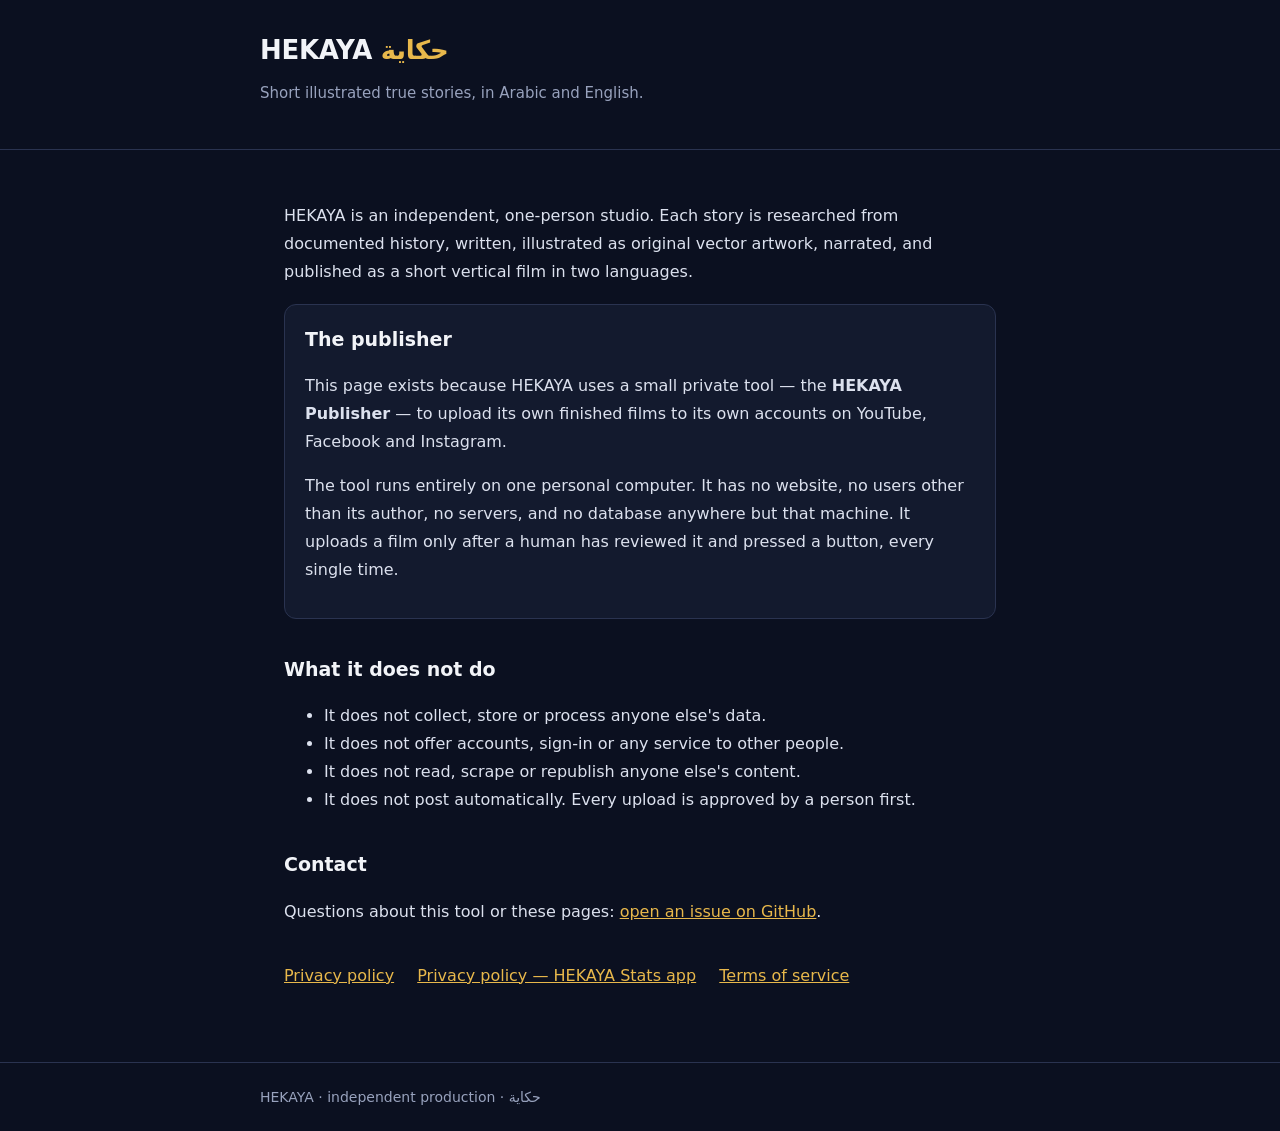
<file: index.html>
<!doctype html>
<html lang="en">
<head>
<meta charset="utf-8">
<meta name="viewport" content="width=device-width, initial-scale=1">
<title>HEKAYA — illustrated true stories</title>
<meta name="description" content="HEKAYA is an independent studio producing short illustrated true stories in Arabic and English.">
<link rel="stylesheet" href="style.css">
</head>
<body>
<header><div class="wrap">
  <h1>HEKAYA <span>حكاية</span></h1>
  <p class="tag">Short illustrated true stories, in Arabic and English.</p>
</div></header>

<main class="wrap">
  <p>HEKAYA is an independent, one-person studio. Each story is researched from documented history,
  written, illustrated as original vector artwork, narrated, and published as a short vertical film
  in two languages.</p>

  <div class="card">
    <h2 style="margin-top:0">The publisher</h2>
    <p>This page exists because HEKAYA uses a small private tool — the <strong>HEKAYA
    Publisher</strong> — to upload its own finished films to its own accounts on YouTube, Facebook
    and Instagram.</p>
    <p>The tool runs entirely on one personal computer. It has no website, no users other than its
    author, no servers, and no database anywhere but that machine. It uploads a film only after a
    human has reviewed it and pressed a button, every single time.</p>
  </div>

  <h2>What it does not do</h2>
  <ul>
    <li>It does not collect, store or process anyone else's data.</li>
    <li>It does not offer accounts, sign-in or any service to other people.</li>
    <li>It does not read, scrape or republish anyone else's content.</li>
    <li>It does not post automatically. Every upload is approved by a person first.</li>
  </ul>

  <h2>Contact</h2>
  <p>Questions about this tool or these pages:
  <a href="https://github.com/AhmedHashem500/hekaya-site/issues">open an issue on GitHub</a>.</p>

  <nav style="margin-top:36px">
    <a href="privacy.html">Privacy policy</a>
    <a href="stats-privacy.html">Privacy policy — HEKAYA Stats app</a>
    <a href="terms.html">Terms of service</a>
  </nav>
</main>

<footer><div class="wrap">HEKAYA · independent production · <span dir="rtl">حكاية</span></div></footer>
</body>
</html>
</file>
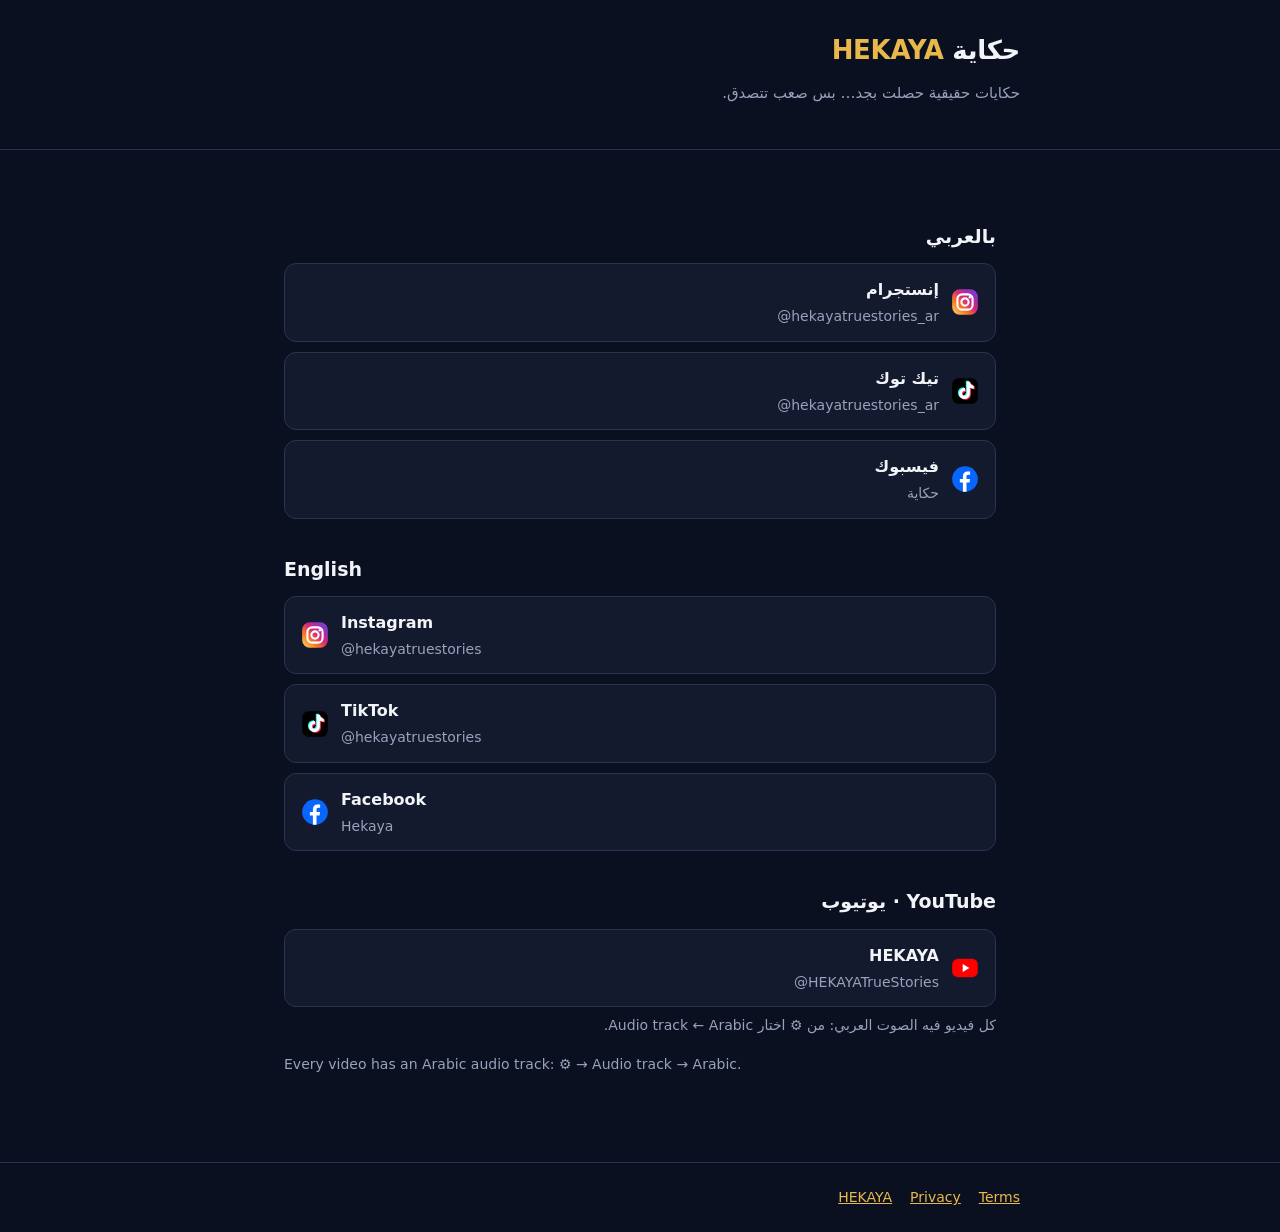
<file: links.html>
<!doctype html>
<html lang="ar" dir="rtl">
<head>
<meta charset="utf-8">
<meta name="viewport" content="width=device-width, initial-scale=1">
<title>HEKAYA · حكاية — all our accounts</title>
<meta name="description" content="Every HEKAYA account in one place: YouTube, Facebook, Instagram and TikTok, in Arabic and English.">
<link rel="stylesheet" href="style.css">
<style>
  .links{list-style:none;margin:0;padding:0;display:grid;gap:10px}
  .links a{display:flex;align-items:center;gap:12px;background:var(--surface);border:1px solid var(--line);
    border-radius:12px;padding:12px 16px;text-decoration:none;color:var(--text)}
  .links a:hover,.links a:focus-visible{border-color:var(--accent);outline:none}
  .links svg{width:28px;height:28px;flex:none}
  .links .name{font-weight:700}
  .links .handle{color:var(--dim);font-size:14px;direction:ltr;unicode-bidi:isolate}
  .links .text{display:grid}
  section{margin-top:28px}
  section[lang=en]{direction:ltr;text-align:left}
  .yt-note{color:var(--dim);font-size:14px;margin-top:6px}
</style>
</head>
<body>
<svg width="0" height="0" style="position:absolute" aria-hidden="true">
  <defs>
    <linearGradient id="igg" x1="0" y1="1" x2="1" y2="0">
      <stop offset="0" stop-color="#FEDA75"/><stop offset=".3" stop-color="#FA7E1E"/><stop offset=".55" stop-color="#D62976"/>
      <stop offset=".8" stop-color="#962FBF"/><stop offset="1" stop-color="#4F5BD5"/>
    </linearGradient>
    <path id="ttn" d="M13.6 4h2.6c.2 1.8 1.5 3.2 3.3 3.4v2.6c-1.2 0-2.4-.4-3.3-1v5.2a4.7 4.7 0 1 1-4.7-4.7h.5v2.6h-.5a2.1 2.1 0 1 0 2.1 2.1z"/>
  </defs>
  <symbol id="yt" viewBox="0 0 24 24"><rect x="1" y="4" width="22" height="16" rx="5" fill="#FF0000"/><path d="M10 8.6v6.8l5.8-3.4z" fill="#fff"/></symbol>
  <symbol id="fb" viewBox="0 0 24 24"><circle cx="12" cy="12" r="11" fill="#0866FF"/><path d="M13.3 23v-8h2.6l.4-3.1h-3V9.9c0-.9.3-1.5 1.5-1.5h1.6V5.6c-.3 0-1.2-.1-2.3-.1-2.3 0-3.9 1.4-3.9 4v2.4H7.6V15h2.6v8z" fill="#fff"/></symbol>
  <symbol id="ig" viewBox="0 0 24 24"><rect x="1" y="1" width="22" height="22" rx="6.5" fill="url(#igg)"/><rect x="5.5" y="5.5" width="13" height="13" rx="4" fill="none" stroke="#fff" stroke-width="1.8"/><circle cx="12" cy="12" r="3.1" fill="none" stroke="#fff" stroke-width="1.8"/><circle cx="16.1" cy="7.9" r="1" fill="#fff"/></symbol>
  <symbol id="tt" viewBox="0 0 24 24"><rect x="1" y="1" width="22" height="22" rx="5.5" fill="#000"/><use href="#ttn" fill="#25F4EE" transform="translate(-.9 -.7)"/><use href="#ttn" fill="#FE2C55" transform="translate(.9 .7)"/><use href="#ttn" fill="#fff"/></symbol>
</svg>

<header><div class="wrap">
  <h1>حكاية <span>HEKAYA</span></h1>
  <p class="tag">حكايات حقيقية حصلت بجد… بس صعب تتصدق.</p>
</div></header>

<main class="wrap">
  <section lang="ar" aria-labelledby="ar-h" style="margin-top:0">
    <h2 id="ar-h">بالعربي</h2>
    <ul class="links">
      <li><a href="https://www.instagram.com/hekayatruestories_ar/" rel="noopener"><svg aria-hidden="true"><use href="#ig"/></svg>
        <span class="text"><span class="name">إنستجرام</span><span class="handle">@hekayatruestories_ar</span></span></a></li>
      <li><a href="https://www.tiktok.com/@hekayatruestories_ar" rel="noopener"><svg aria-hidden="true"><use href="#tt"/></svg>
        <span class="text"><span class="name">تيك توك</span><span class="handle">@hekayatruestories_ar</span></span></a></li>
      <li><a href="https://www.facebook.com/profile.php?id=61594454075769" rel="noopener"><svg aria-hidden="true"><use href="#fb"/></svg>
        <span class="text"><span class="name">فيسبوك</span><span class="handle">حكاية</span></span></a></li>
    </ul>
  </section>

  <section lang="en" aria-labelledby="en-h">
    <h2 id="en-h">English</h2>
    <ul class="links">
      <li><a href="https://www.instagram.com/hekayatruestories/" rel="noopener"><svg aria-hidden="true"><use href="#ig"/></svg>
        <span class="text"><span class="name">Instagram</span><span class="handle">@hekayatruestories</span></span></a></li>
      <li><a href="https://www.tiktok.com/@hekayatruestories" rel="noopener"><svg aria-hidden="true"><use href="#tt"/></svg>
        <span class="text"><span class="name">TikTok</span><span class="handle">@hekayatruestories</span></span></a></li>
      <li><a href="https://www.facebook.com/profile.php?id=61594277645400" rel="noopener"><svg aria-hidden="true"><use href="#fb"/></svg>
        <span class="text"><span class="name">Facebook</span><span class="handle">Hekaya</span></span></a></li>
    </ul>
  </section>

  <section aria-labelledby="yt-h">
    <h2 id="yt-h">YouTube · يوتيوب</h2>
    <ul class="links">
      <li><a href="https://www.youtube.com/@HEKAYATrueStories" rel="noopener"><svg aria-hidden="true"><use href="#yt"/></svg>
        <span class="text"><span class="name">HEKAYA</span><span class="handle">@HEKAYATrueStories</span></span></a></li>
    </ul>
    <p class="yt-note">كل فيديو فيه الصوت العربي: من ⚙ اختار Audio track ← Arabic.</p>
    <p class="yt-note" lang="en" dir="ltr" style="text-align:left">Every video has an Arabic audio track: ⚙ → Audio track → Arabic.</p>
  </section>
</main>

<footer><div class="wrap">
  <nav><a href="index.html">HEKAYA</a><a href="privacy.html">Privacy</a><a href="terms.html">Terms</a></nav>
</div></footer>
</body>
</html>
</file>
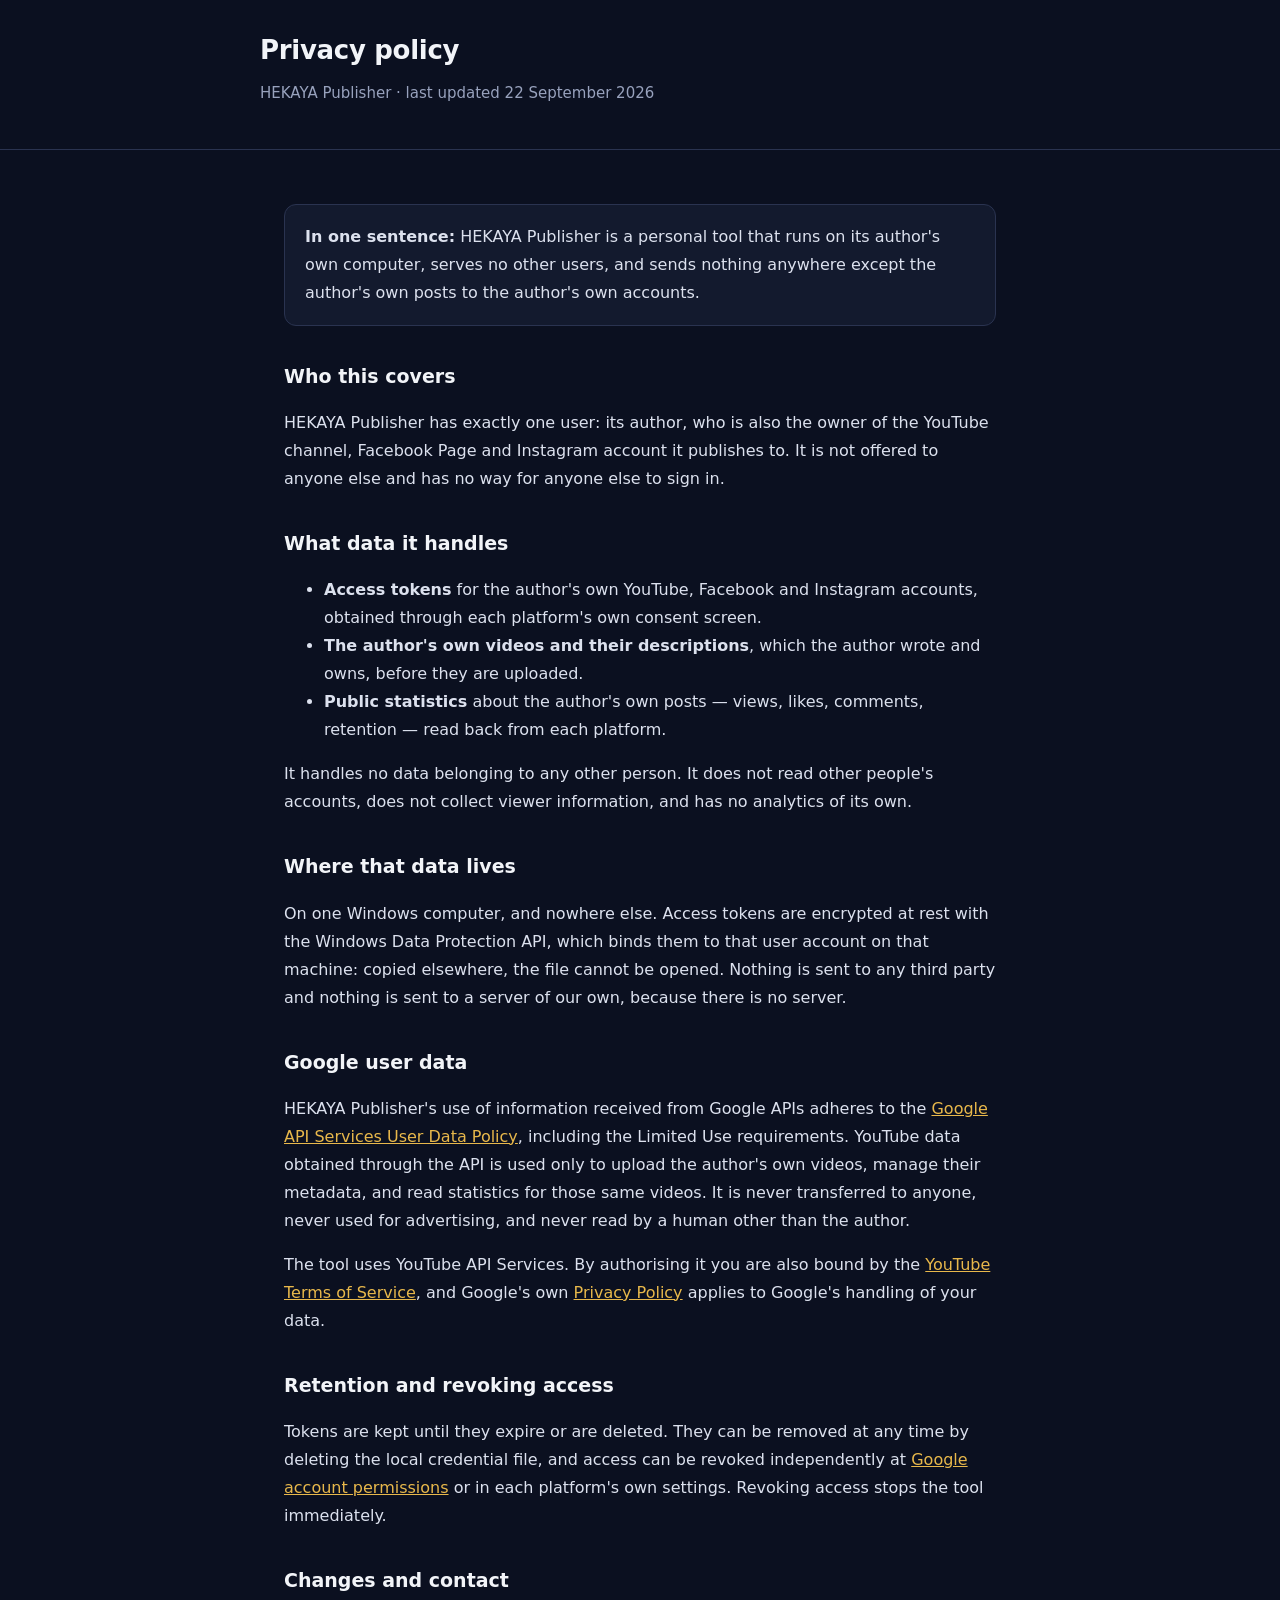
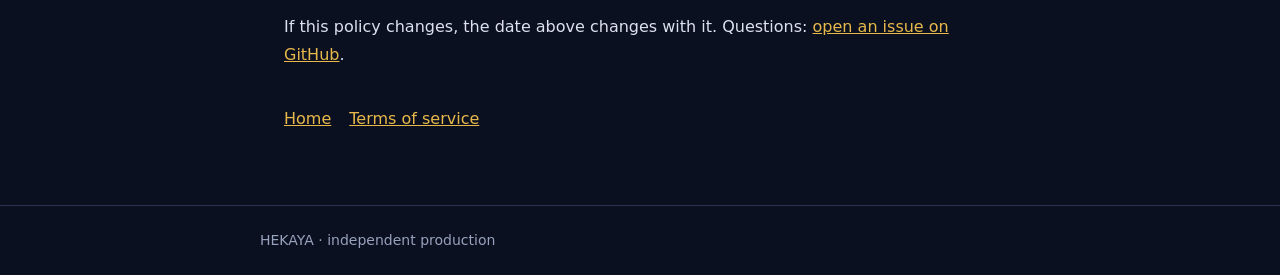
<file: privacy.html>
<!doctype html>
<html lang="en">
<head>
<meta charset="utf-8">
<meta name="viewport" content="width=device-width, initial-scale=1">
<title>Privacy policy — HEKAYA Publisher</title>
<link rel="stylesheet" href="style.css">
</head>
<body>
<header><div class="wrap">
  <h1>Privacy policy</h1>
  <p class="tag">HEKAYA Publisher · last updated 22 September 2026</p>
</div></header>

<main class="wrap">
  <div class="card">
    <p style="margin:0"><strong>In one sentence:</strong> HEKAYA Publisher is a personal tool that
    runs on its author's own computer, serves no other users, and sends nothing anywhere except the
    author's own posts to the author's own accounts.</p>
  </div>

  <h2>Who this covers</h2>
  <p>HEKAYA Publisher has exactly one user: its author, who is also the owner of the YouTube
  channel, Facebook Page and Instagram account it publishes to. It is not offered to anyone else
  and has no way for anyone else to sign in.</p>

  <h2>What data it handles</h2>
  <ul>
    <li><strong>Access tokens</strong> for the author's own YouTube, Facebook and Instagram
      accounts, obtained through each platform's own consent screen.</li>
    <li><strong>The author's own videos and their descriptions</strong>, which the author wrote and
      owns, before they are uploaded.</li>
    <li><strong>Public statistics</strong> about the author's own posts — views, likes, comments,
      retention — read back from each platform.</li>
  </ul>
  <p>It handles no data belonging to any other person. It does not read other people's accounts, does
  not collect viewer information, and has no analytics of its own.</p>

  <h2>Where that data lives</h2>
  <p>On one Windows computer, and nowhere else. Access tokens are encrypted at rest with the Windows
  Data Protection API, which binds them to that user account on that machine: copied elsewhere, the
  file cannot be opened. Nothing is sent to any third party and nothing is sent to a server of our
  own, because there is no server.</p>

  <h2>Google user data</h2>
  <p>HEKAYA Publisher's use of information received from Google APIs adheres to the
  <a href="https://developers.google.com/terms/api-services-user-data-policy">Google API Services
  User Data Policy</a>, including the Limited Use requirements. YouTube data obtained through the
  API is used only to upload the author's own videos, manage their metadata, and read statistics for
  those same videos. It is never transferred to anyone, never used for advertising, and never read
  by a human other than the author.</p>
  <p>The tool uses YouTube API Services. By authorising it you are also bound by the
  <a href="https://www.youtube.com/t/terms">YouTube Terms of Service</a>, and Google's own
  <a href="https://policies.google.com/privacy">Privacy Policy</a> applies to Google's handling of
  your data.</p>

  <h2>Retention and revoking access</h2>
  <p>Tokens are kept until they expire or are deleted. They can be removed at any time by deleting
  the local credential file, and access can be revoked independently at
  <a href="https://myaccount.google.com/permissions">Google account permissions</a> or in each
  platform's own settings. Revoking access stops the tool immediately.</p>

  <h2>Changes and contact</h2>
  <p>If this policy changes, the date above changes with it. Questions:
  <a href="https://github.com/AhmedHashem500/hekaya-site/issues">open an issue on GitHub</a>.</p>

  <nav style="margin-top:36px"><a href="index.html">Home</a><a href="terms.html">Terms of service</a></nav>
</main>

<footer><div class="wrap">HEKAYA · independent production</div></footer>
</body>
</html>
</file>
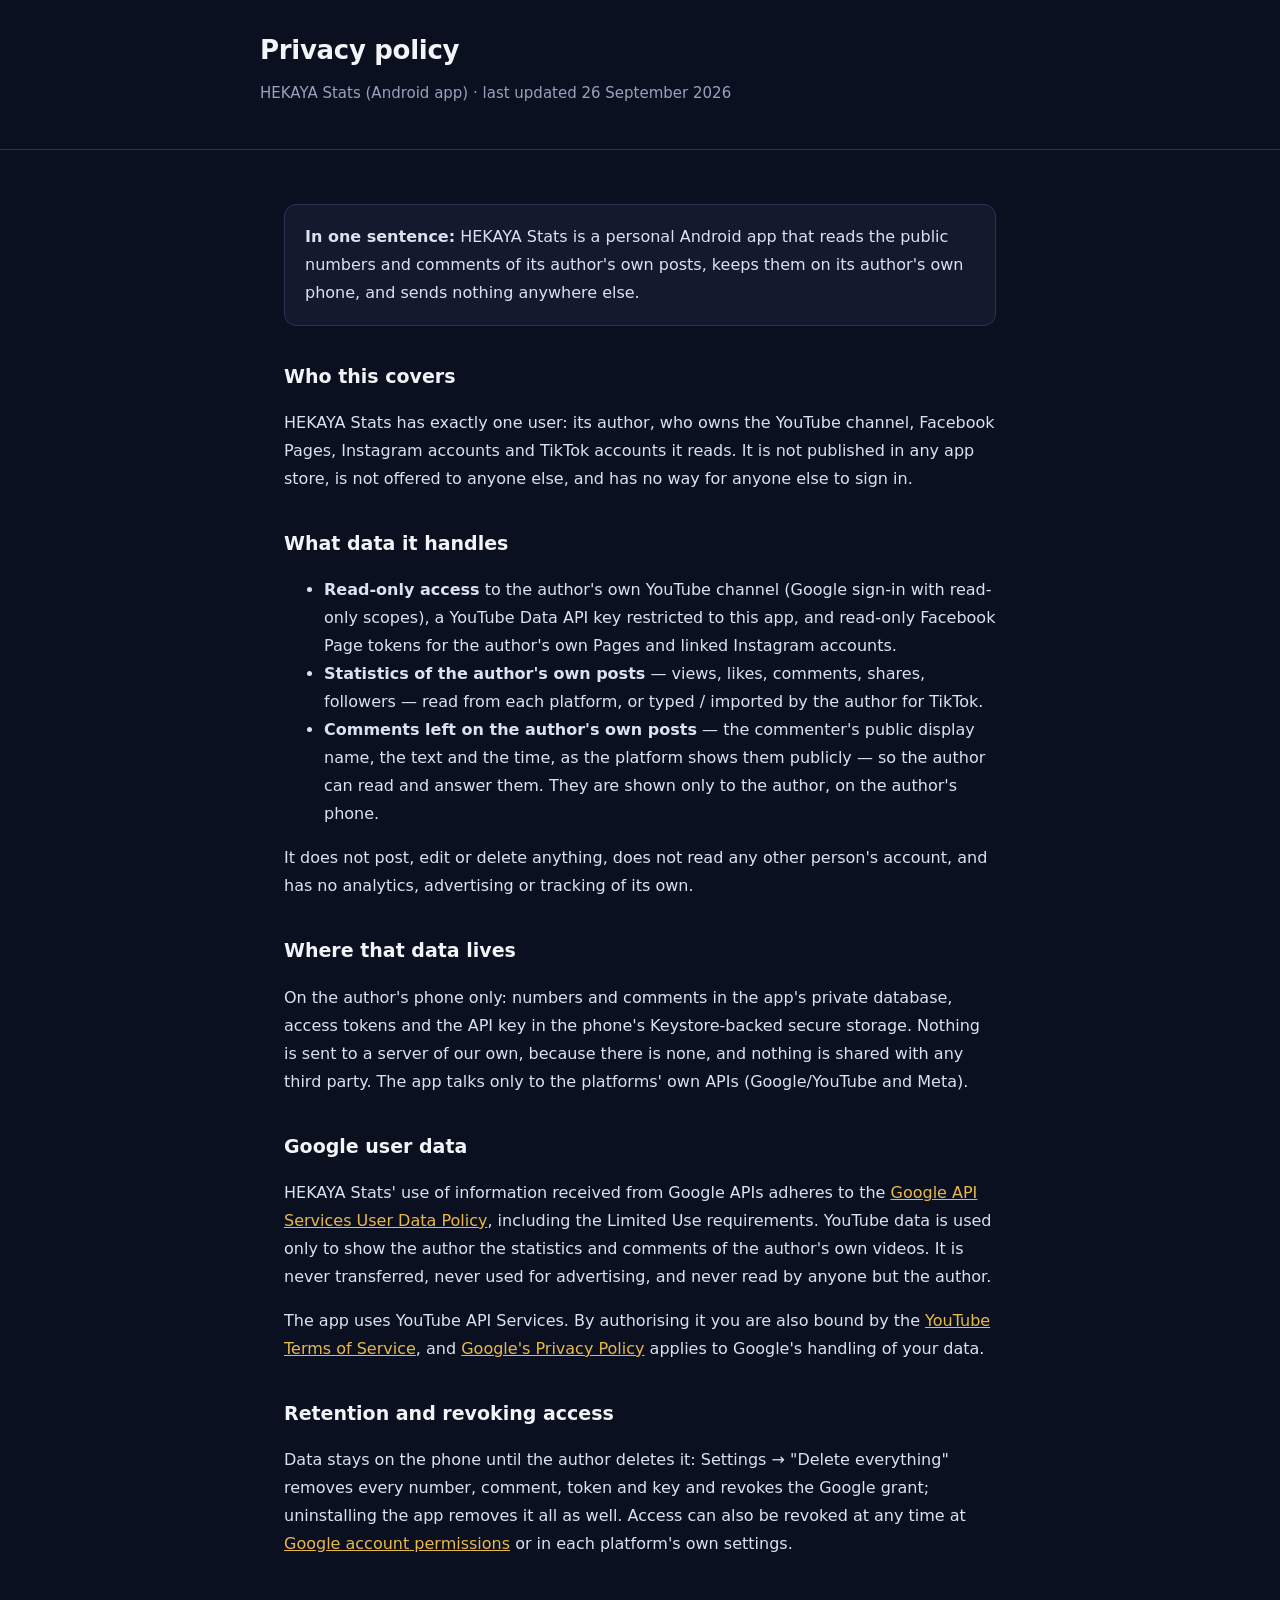
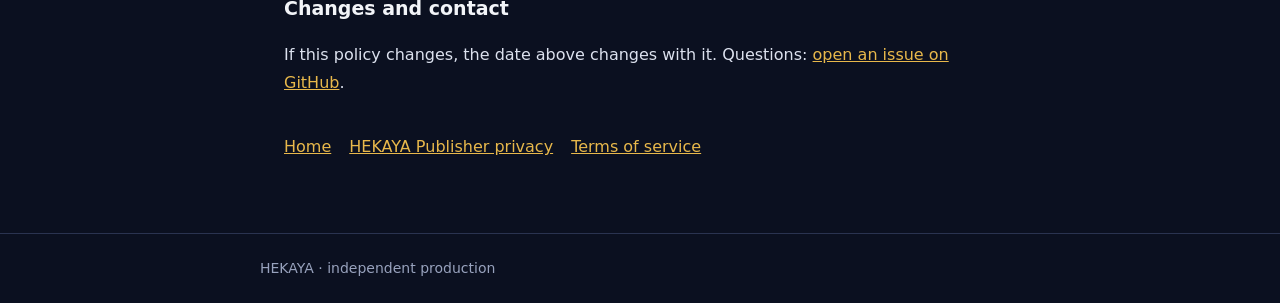
<file: stats-privacy.html>
<!doctype html>
<html lang="en">
<head>
<meta charset="utf-8">
<meta name="viewport" content="width=device-width, initial-scale=1">
<title>Privacy policy — HEKAYA Stats</title>
<link rel="stylesheet" href="style.css">
</head>
<body>
<header><div class="wrap">
  <h1>Privacy policy</h1>
  <p class="tag">HEKAYA Stats (Android app) · last updated 26 September 2026</p>
</div></header>

<main class="wrap">
  <div class="card">
    <p style="margin:0"><strong>In one sentence:</strong> HEKAYA Stats is a personal Android app that
    reads the public numbers and comments of its author's own posts, keeps them on its author's own
    phone, and sends nothing anywhere else.</p>
  </div>

  <h2>Who this covers</h2>
  <p>HEKAYA Stats has exactly one user: its author, who owns the YouTube channel, Facebook Pages,
  Instagram accounts and TikTok accounts it reads. It is not published in any app store, is not
  offered to anyone else, and has no way for anyone else to sign in.</p>

  <h2>What data it handles</h2>
  <ul>
    <li><strong>Read-only access</strong> to the author's own YouTube channel (Google sign-in with
    read-only scopes), a YouTube Data API key restricted to this app, and read-only Facebook Page
    tokens for the author's own Pages and linked Instagram accounts.</li>
    <li><strong>Statistics of the author's own posts</strong> — views, likes, comments, shares,
    followers — read from each platform, or typed / imported by the author for TikTok.</li>
    <li><strong>Comments left on the author's own posts</strong> — the commenter's public display
    name, the text and the time, as the platform shows them publicly — so the author can read and
    answer them. They are shown only to the author, on the author's phone.</li>
  </ul>
  <p>It does not post, edit or delete anything, does not read any other person's account, and has
  no analytics, advertising or tracking of its own.</p>

  <h2>Where that data lives</h2>
  <p>On the author's phone only: numbers and comments in the app's private database, access tokens
  and the API key in the phone's Keystore-backed secure storage. Nothing is sent to a server of our
  own, because there is none, and nothing is shared with any third party. The app talks only to the
  platforms' own APIs (Google/YouTube and Meta).</p>

  <h2>Google user data</h2>
  <p>HEKAYA Stats' use of information received from Google APIs adheres to the
  <a href="https://developers.google.com/terms/api-services-user-data-policy">Google API Services
  User Data Policy</a>, including the Limited Use requirements. YouTube data is used only to show the
  author the statistics and comments of the author's own videos. It is never transferred, never used
  for advertising, and never read by anyone but the author.</p>
  <p>The app uses YouTube API Services. By authorising it you are also bound by the
  <a href="https://www.youtube.com/t/terms">YouTube Terms of Service</a>, and
  <a href="https://policies.google.com/privacy">Google's Privacy Policy</a> applies to Google's handling
  of your data.</p>

  <h2>Retention and revoking access</h2>
  <p>Data stays on the phone until the author deletes it: Settings → "Delete everything" removes every
  number, comment, token and key and revokes the Google grant; uninstalling the app removes it all as
  well. Access can also be revoked at any time at
  <a href="https://myaccount.google.com/permissions">Google account permissions</a> or in each
  platform's own settings.</p>

  <h2>Changes and contact</h2>
  <p>If this policy changes, the date above changes with it. Questions:
  <a href="https://github.com/AhmedHashem500/hekaya-site/issues">open an issue on GitHub</a>.</p>

  <nav style="margin-top:36px"><a href="index.html">Home</a><a href="privacy.html">HEKAYA Publisher privacy</a><a href="terms.html">Terms of service</a></nav>
</main>

<footer><div class="wrap">HEKAYA · independent production</div></footer>
</body>
</html>
</file>
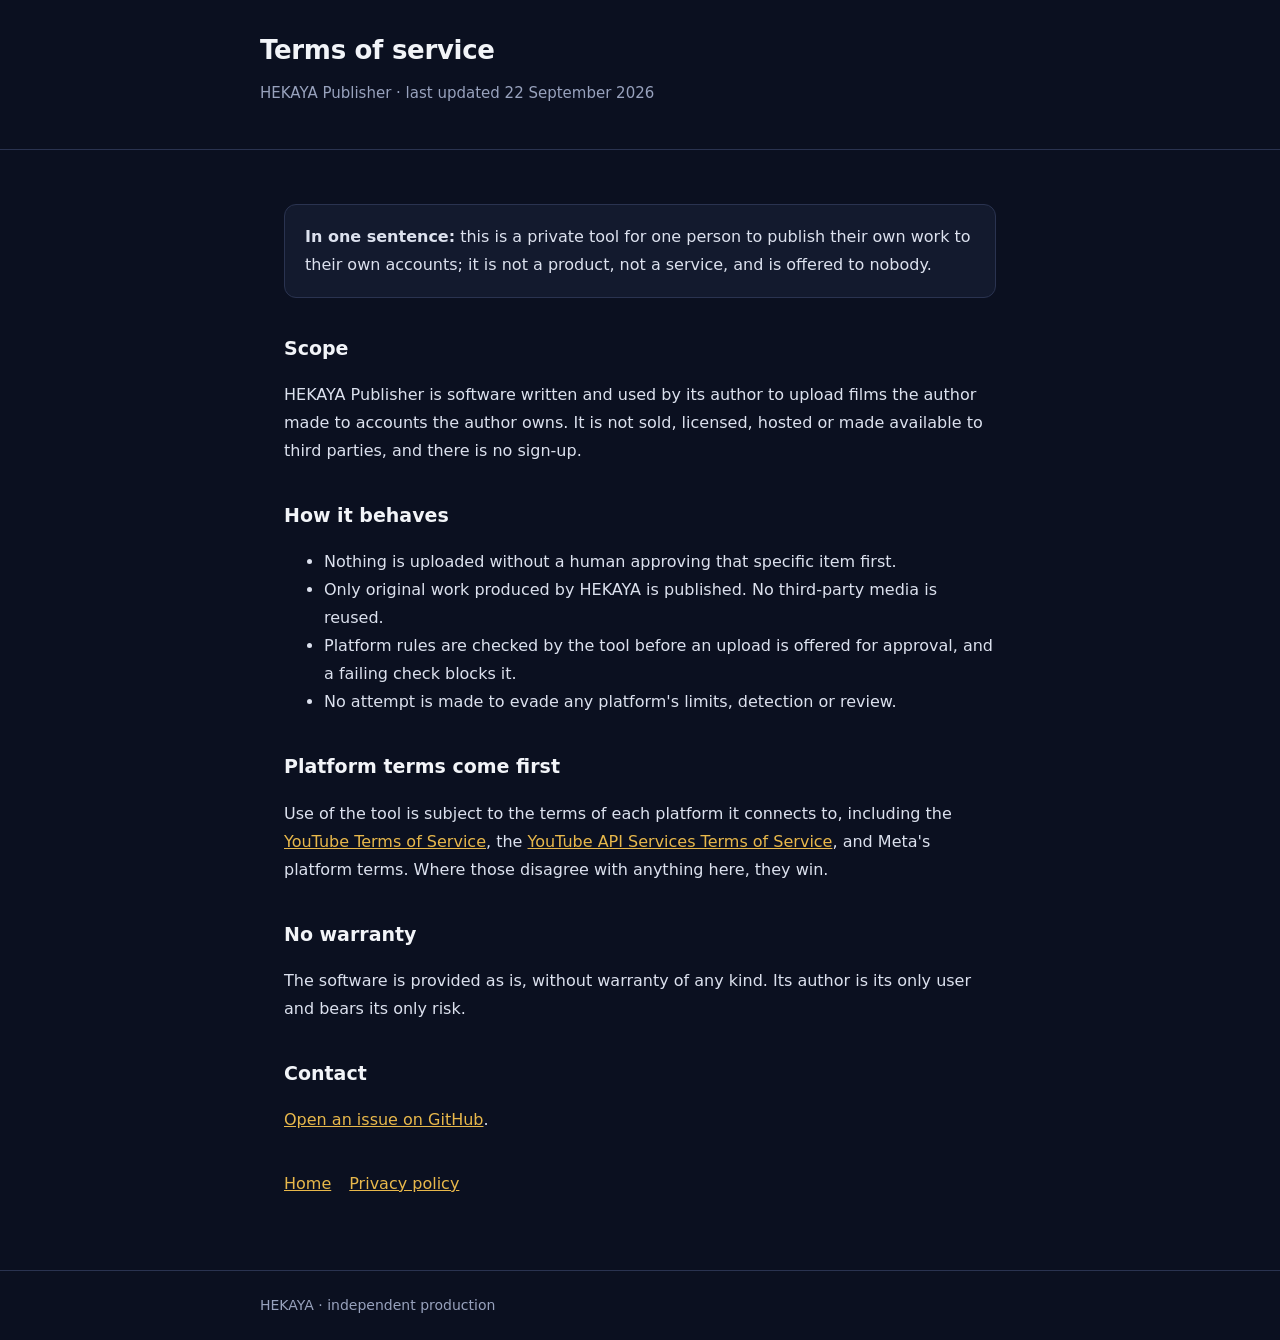
<file: terms.html>
<!doctype html>
<html lang="en">
<head>
<meta charset="utf-8">
<meta name="viewport" content="width=device-width, initial-scale=1">
<title>Terms of service — HEKAYA Publisher</title>
<link rel="stylesheet" href="style.css">
</head>
<body>
<header><div class="wrap">
  <h1>Terms of service</h1>
  <p class="tag">HEKAYA Publisher · last updated 22 September 2026</p>
</div></header>

<main class="wrap">
  <div class="card">
    <p style="margin:0"><strong>In one sentence:</strong> this is a private tool for one person to
    publish their own work to their own accounts; it is not a product, not a service, and is offered
    to nobody.</p>
  </div>

  <h2>Scope</h2>
  <p>HEKAYA Publisher is software written and used by its author to upload films the author made to
  accounts the author owns. It is not sold, licensed, hosted or made available to third parties, and
  there is no sign-up.</p>

  <h2>How it behaves</h2>
  <ul>
    <li>Nothing is uploaded without a human approving that specific item first.</li>
    <li>Only original work produced by HEKAYA is published. No third-party media is reused.</li>
    <li>Platform rules are checked by the tool before an upload is offered for approval, and a
      failing check blocks it.</li>
    <li>No attempt is made to evade any platform's limits, detection or review.</li>
  </ul>

  <h2>Platform terms come first</h2>
  <p>Use of the tool is subject to the terms of each platform it connects to, including the
  <a href="https://www.youtube.com/t/terms">YouTube Terms of Service</a>, the
  <a href="https://developers.google.com/youtube/terms/api-services-terms-of-service">YouTube API
  Services Terms of Service</a>, and Meta's platform terms. Where those disagree with anything here,
  they win.</p>

  <h2>No warranty</h2>
  <p>The software is provided as is, without warranty of any kind. Its author is its only user and
  bears its only risk.</p>

  <h2>Contact</h2>
  <p><a href="https://github.com/AhmedHashem500/hekaya-site/issues">Open an issue on GitHub</a>.</p>

  <nav style="margin-top:36px"><a href="index.html">Home</a><a href="privacy.html">Privacy policy</a></nav>
</main>

<footer><div class="wrap">HEKAYA · independent production</div></footer>
</body>
</html>
</file>
<file: style.css>
:root{--bg:#0b1020;--surface:#131a2e;--line:#2a3350;--text:#f2f4f8;--dim:#98a2bd;--accent:#e8b84b}
*{box-sizing:border-box}
body{margin:0;background:var(--bg);color:var(--text);
font:16px/1.75 -apple-system,BlinkMacSystemFont,"Segoe UI",system-ui,sans-serif}
header{border-bottom:1px solid var(--line);padding:28px 24px}
.wrap{max-width:760px;margin:0 auto}
h1{margin:0;font-size:26px;letter-spacing:-0.3px}
h1 span{color:var(--accent)}
.tag{color:var(--dim);margin-top:6px;font-size:15px}
main{padding:36px 24px 72px}
h2{font-size:19px;margin:34px 0 10px}
p,li{color:#dce1ee}
a{color:var(--accent)}
.card{background:var(--surface);border:1px solid var(--line);border-radius:12px;
padding:18px 20px;margin:18px 0}
footer{border-top:1px solid var(--line);padding:22px 24px;color:var(--dim);font-size:14px}
nav a{margin-inline-end:18px}
</file>
